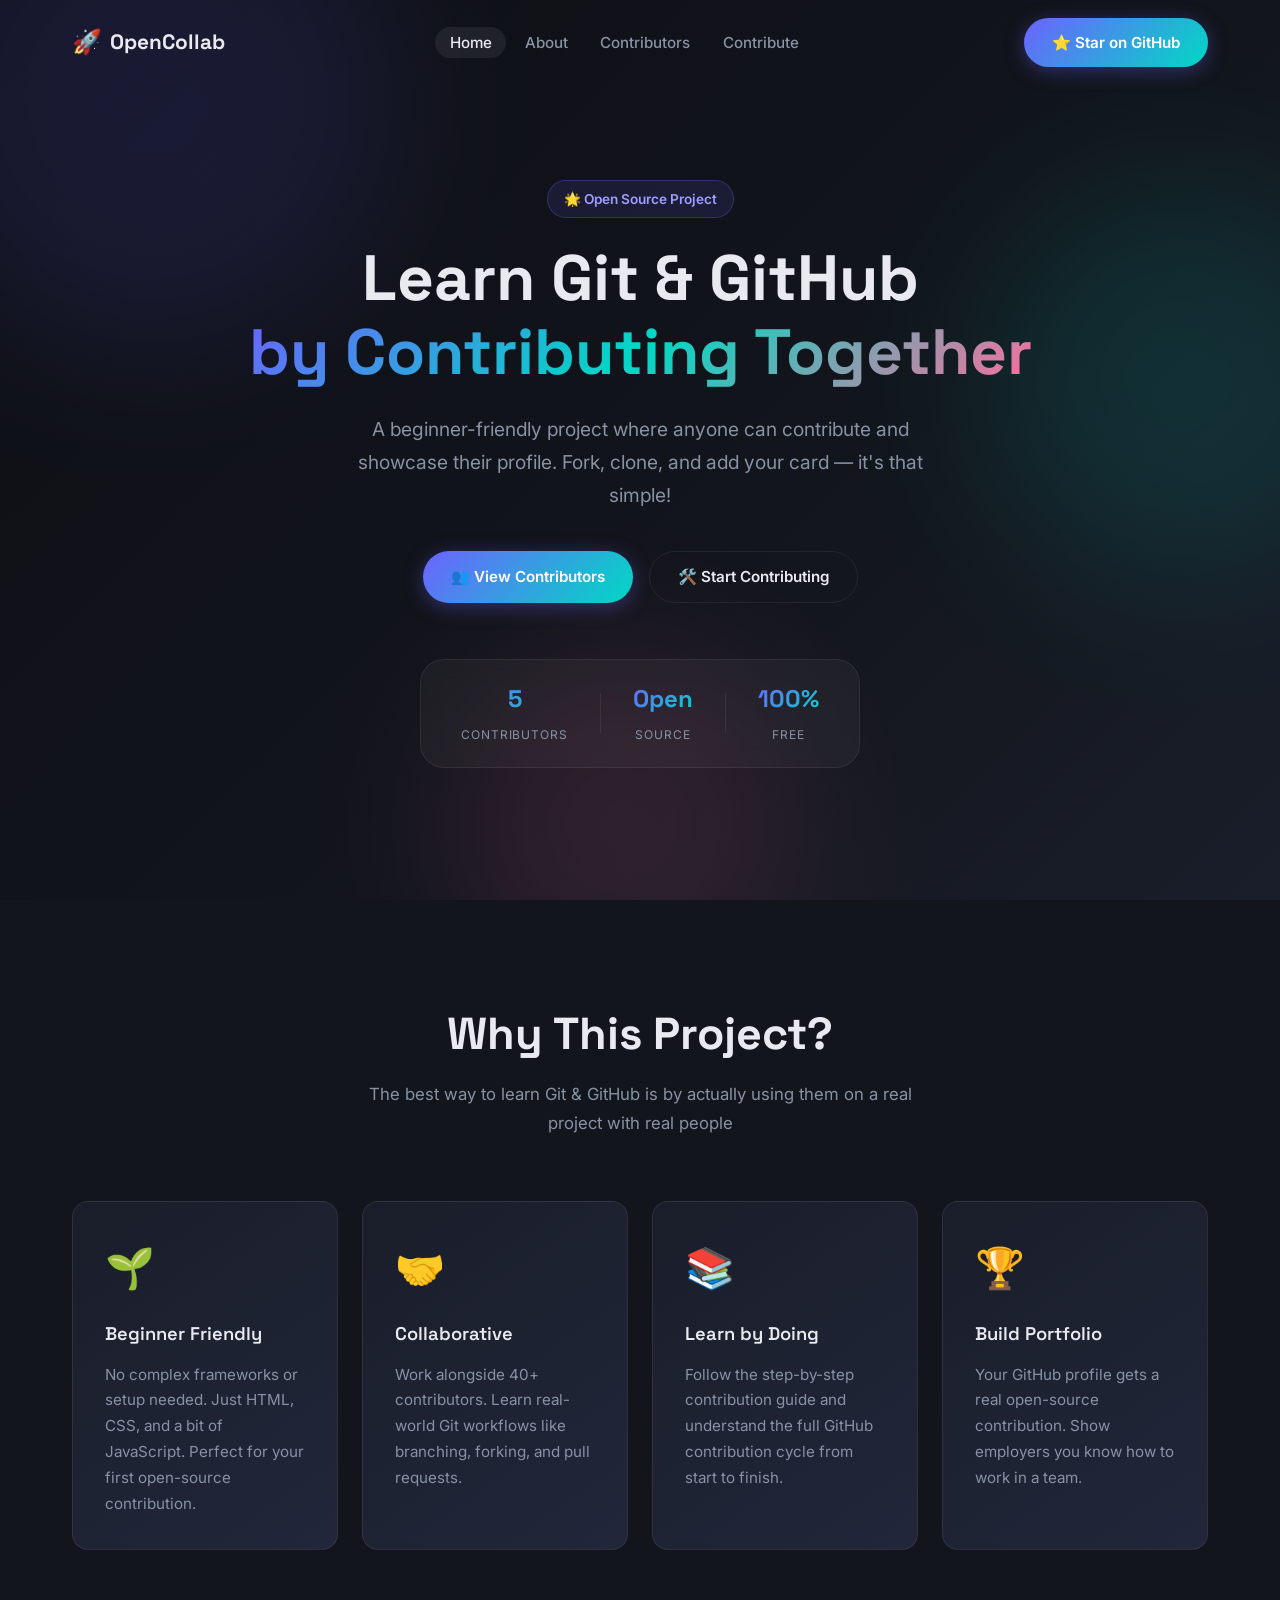
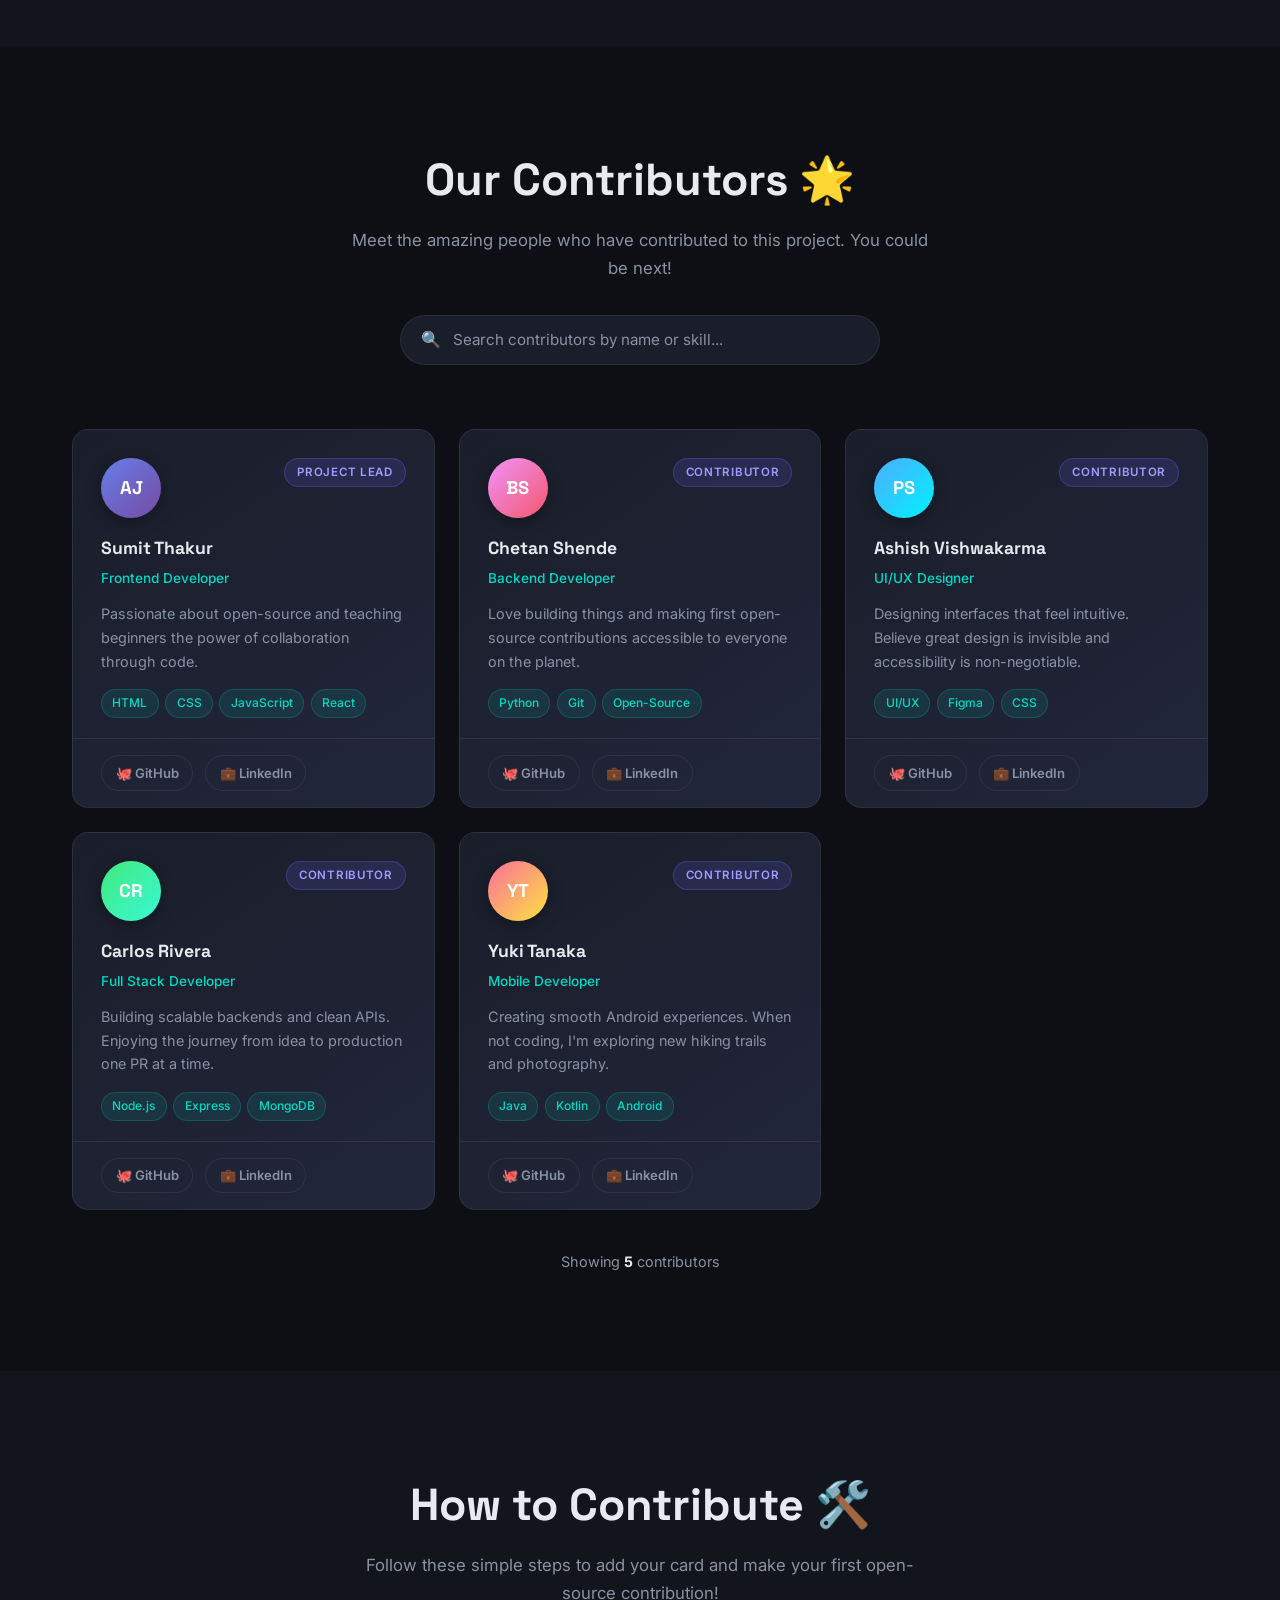
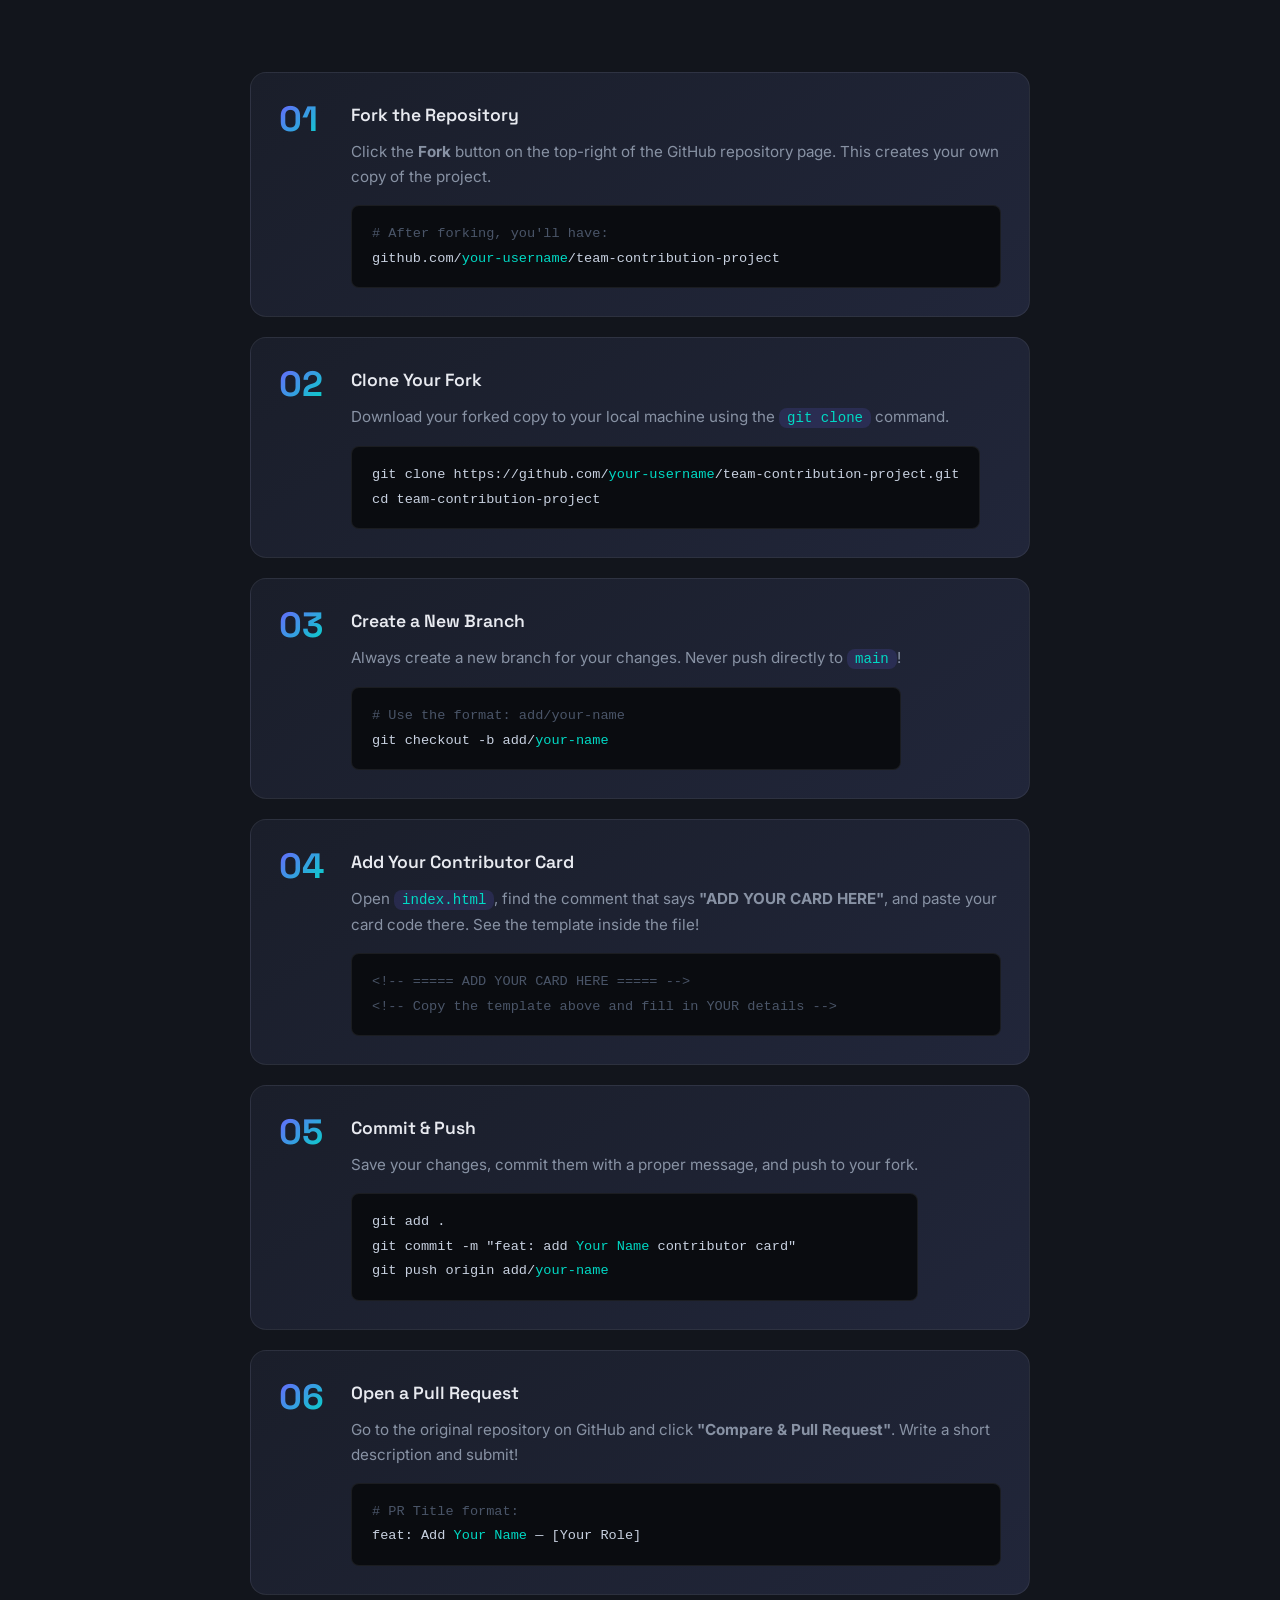
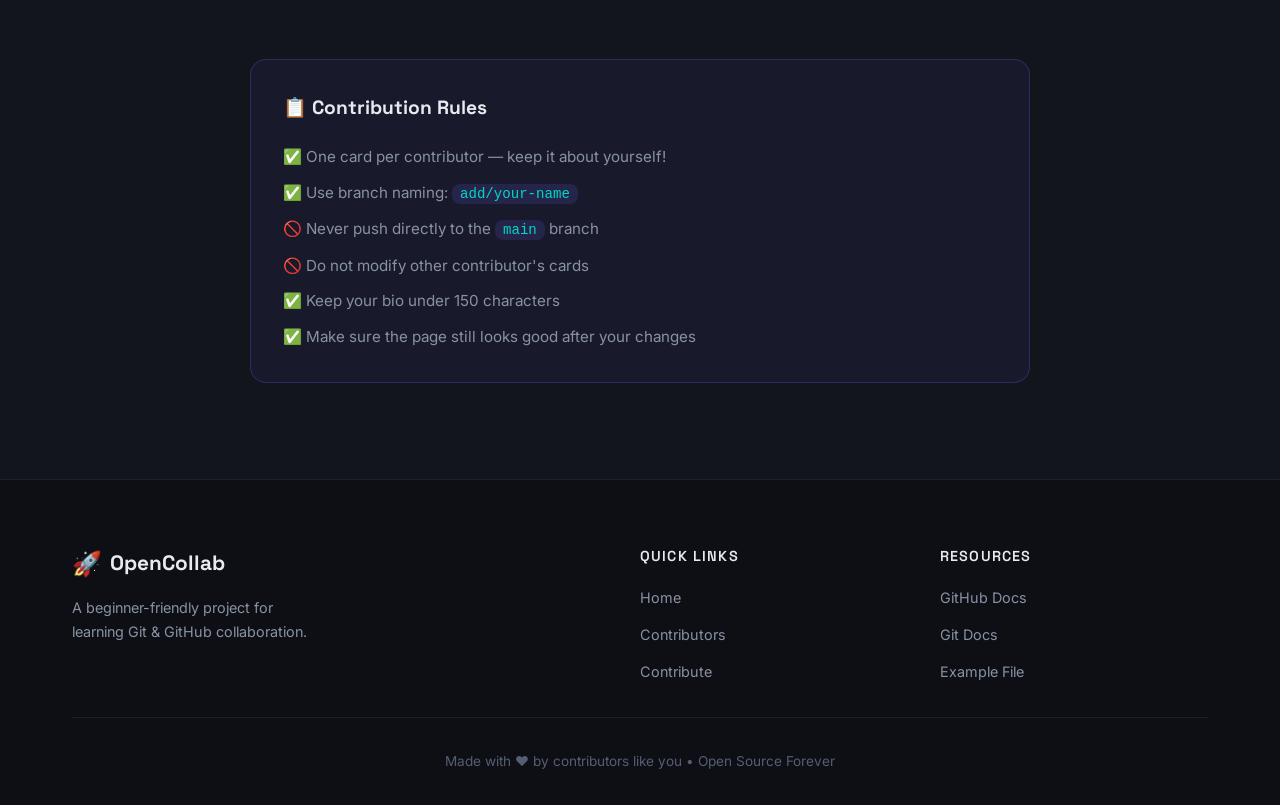
<file: index.html>
<!DOCTYPE html>
<html lang="en">
  <head>
    <meta charset="UTF-8" />
    <meta name="viewport" content="width=device-width, initial-scale=1.0" />
    <meta
      name="description"
      content="A beginner-friendly open-source project for learning Git and GitHub collaboration. Meet our amazing contributors!"
    />
    <title>Team Contribution Project 🚀</title>

    <!-- Google Fonts -->
    <link rel="preconnect" href="https://fonts.googleapis.com" />
    <link rel="preconnect" href="https://fonts.gstatic.com" crossorigin />
    <link
      href="https://fonts.googleapis.com/css2?family=Inter:wght@300;400;500;600;700;800&family=Space+Grotesk:wght@400;500;600;700&display=swap"
      rel="stylesheet"
    />

    <!-- Main Stylesheet -->
    <link rel="stylesheet" href="style.css" />
  </head>
  <body>

    <!-- ==================== NAVIGATION BAR ==================== -->
    <nav class="navbar" id="navbar">
      <div class="nav-container">
        <!-- Logo / Brand -->
        <a href="#" class="nav-logo" id="nav-logo">
          <span class="logo-icon">🚀</span>
          <span class="logo-text">OpenCollab</span>
        </a>

        <!-- Navigation Links -->
        <ul class="nav-links" id="nav-links">
          <li><a href="#home" class="nav-link">Home</a></li>
          <li><a href="#about" class="nav-link">About</a></li>
          <li><a href="#contributors" class="nav-link">Contributors</a></li>
          <li><a href="#how-to-contribute" class="nav-link">Contribute</a></li>
        </ul>

        <!-- GitHub Button -->
        <a
          href="https://github.com"
          target="_blank"
          class="btn btn-primary"
          id="github-btn"
        >
          ⭐ Star on GitHub
        </a>

        <!-- Hamburger Menu (Mobile) -->
        <button class="hamburger" id="hamburger" aria-label="Toggle menu">
          <span></span>
          <span></span>
          <span></span>
        </button>
      </div>
    </nav>

    <!-- ==================== HERO SECTION ==================== -->
    <section class="hero" id="home">
      <div class="hero-bg-shapes">
        <div class="shape shape-1"></div>
        <div class="shape shape-2"></div>
        <div class="shape shape-3"></div>
      </div>
      <div class="hero-content">
        <div class="hero-badge">🌟 Open Source Project</div>
        <h1 class="hero-title">
          Learn Git &amp; GitHub <br />
          <span class="gradient-text">by Contributing Together</span>
        </h1>
        <p class="hero-subtitle">
          A beginner-friendly project where anyone can contribute and showcase
          their profile. Fork, clone, and add your card — it's that simple!
        </p>
        <div class="hero-actions">
          <a href="#contributors" class="btn btn-primary" id="view-contributors-btn">
            👥 View Contributors
          </a>
          <a href="#how-to-contribute" class="btn btn-secondary" id="start-contributing-btn">
            🛠️ Start Contributing
          </a>
        </div>
        <!-- Live Stats Bar -->
        <div class="stats-bar">
          <div class="stat-item">
            <span class="stat-number" id="contributor-count">0</span>
            <span class="stat-label">Contributors</span>
          </div>
          <div class="stat-divider"></div>
          <div class="stat-item">
            <span class="stat-number">Open</span>
            <span class="stat-label">Source</span>
          </div>
          <div class="stat-divider"></div>
          <div class="stat-item">
            <span class="stat-number">100%</span>
            <span class="stat-label">Free</span>
          </div>
        </div>
      </div>
    </section>

    <!-- ==================== ABOUT SECTION ==================== -->
    <section class="about" id="about">
      <div class="container">
        <div class="section-header">
          <h2 class="section-title">Why This Project?</h2>
          <p class="section-subtitle">
            The best way to learn Git &amp; GitHub is by actually using them on a real
            project with real people
          </p>
        </div>
        <div class="features-grid">
          <!-- Feature Card 1 -->
          <div class="feature-card">
            <div class="feature-icon">🌱</div>
            <h3>Beginner Friendly</h3>
            <p>
              No complex frameworks or setup needed. Just HTML, CSS, and a bit
              of JavaScript. Perfect for your first open-source contribution.
            </p>
          </div>
          <!-- Feature Card 2 -->
          <div class="feature-card">
            <div class="feature-icon">🤝</div>
            <h3>Collaborative</h3>
            <p>
              Work alongside 40+ contributors. Learn real-world Git workflows
              like branching, forking, and pull requests.
            </p>
          </div>
          <!-- Feature Card 3 -->
          <div class="feature-card">
            <div class="feature-icon">📚</div>
            <h3>Learn by Doing</h3>
            <p>
              Follow the step-by-step contribution guide and understand the full
              GitHub contribution cycle from start to finish.
            </p>
          </div>
          <!-- Feature Card 4 -->
          <div class="feature-card">
            <div class="feature-icon">🏆</div>
            <h3>Build Portfolio</h3>
            <p>
              Your GitHub profile gets a real open-source contribution. Show
              employers you know how to work in a team.
            </p>
          </div>
        </div>
      </div>
    </section>

    <!-- ==================== CONTRIBUTORS SECTION ==================== -->
    <section class="contributors-section" id="contributors">
      <div class="container">
        <div class="section-header">
          <h2 class="section-title">Our Contributors 🌟</h2>
          <p class="section-subtitle">
            Meet the amazing people who have contributed to this project. You
            could be next!
          </p>
          <!-- Search Bar -->
          <div class="search-bar">
            <span class="search-icon">🔍</span>
            <input
              type="text"
              id="search-input"
              placeholder="Search contributors by name or skill..."
              aria-label="Search contributors"
            />
          </div>
        </div>

        <!-- Contributors Grid -->
        <!-- ============================================================
             HOW TO ADD YOUR CARD:
             Copy one of the contributor card blocks below and paste it
             at the END of this grid (before the closing </div> tag).
             Fill in your own details. See the README for full instructions.
        ============================================================ -->
        <div class="contributors-grid" id="contributors-grid">

          <!-- ========== CONTRIBUTOR CARD TEMPLATE ==========
               Copy this block, paste it below, and fill in your info.

          <div class="contributor-card" data-name="Your Name" data-skills="skill1, skill2">
            <div class="card-header">
              <div class="avatar" style="background: linear-gradient(135deg, #YOUR_COLOR1, #YOUR_COLOR2);">
                YI
              </div>
              <div class="card-badge">New Contributor</div>
            </div>
            <div class="card-body">
              <h3 class="contributor-name">Your Name</h3>
              <p class="contributor-role">Your Role / Title</p>
              <p class="contributor-bio">
                A short bio about yourself. What do you do? What are your interests?
                Keep it under 150 characters!
              </p>
              <div class="skills-list">
                <span class="skill-tag">HTML</span>
                <span class="skill-tag">CSS</span>
                <span class="skill-tag">JavaScript</span>
              </div>
            </div>
            <div class="card-footer">
              <a href="https://github.com/yourusername" target="_blank" class="social-link" title="GitHub">
                🐙 GitHub
              </a>
              <a href="https://linkedin.com/in/yourprofile" target="_blank" class="social-link" title="LinkedIn">
                💼 LinkedIn
              </a>
            </div>
          </div>
          ========================================================= -->

          <!-- ===== CONTRIBUTOR 1: Alice Johnson ===== -->
          <div class="contributor-card" data-name="Alice Johnson" data-skills="html, css, javascript, react">
            <div class="card-header">
              <div class="avatar" style="background: linear-gradient(135deg, #667eea, #764ba2);">
                AJ
              </div>
              <div class="card-badge">Project Lead</div>
            </div>
            <div class="card-body">
              <h3 class="contributor-name">Sumit Thakur</h3>
              <p class="contributor-role">Frontend Developer</p>
              <p class="contributor-bio">
                Passionate about open-source and teaching beginners the power of collaboration through code.
              </p>
              <div class="skills-list">
                <span class="skill-tag">HTML</span>
                <span class="skill-tag">CSS</span>
                <span class="skill-tag">JavaScript</span>
                <span class="skill-tag">React</span>
              </div>
            </div>
            <div class="card-footer">
              <a href="https://github.com" target="_blank" class="social-link">🐙 GitHub</a>
              <a href="https://linkedin.com" target="_blank" class="social-link">💼 LinkedIn</a>
            </div>
          </div>

          <!-- ===== CONTRIBUTOR 2: Bob Smith ===== -->
          <div class="contributor-card" data-name="Bob Smith" data-skills="python, git, open-source">
            <div class="card-header">
              <div class="avatar" style="background: linear-gradient(135deg, #f093fb, #f5576c);">
                BS
              </div>
              <div class="card-badge">Contributor</div>
            </div>
            <div class="card-body">
              <h3 class="contributor-name">Chetan Shende</h3>
              <p class="contributor-role">Backend Developer</p>
              <p class="contributor-bio">
                Love building things and making first open-source contributions accessible to everyone on the planet.
              </p>
              <div class="skills-list">
                <span class="skill-tag">Python</span>
                <span class="skill-tag">Git</span>
                <span class="skill-tag">Open-Source</span>
              </div>
            </div>
            <div class="card-footer">
              <a href="https://github.com" target="_blank" class="social-link">🐙 GitHub</a>
              <a href="https://linkedin.com" target="_blank" class="social-link">💼 LinkedIn</a>
            </div>
          </div>

          <!-- ===== CONTRIBUTOR 3: Priya Sharma ===== -->
          <div class="contributor-card" data-name="Priya Sharma" data-skills="ui/ux, figma, css, design">
            <div class="card-header">
              <div class="avatar" style="background: linear-gradient(135deg, #4facfe, #00f2fe);">
                PS
              </div>
              <div class="card-badge">Contributor</div>
            </div>
            <div class="card-body">
              <h3 class="contributor-name">Ashish Vishwakarma</h3>
              <p class="contributor-role">UI/UX Designer</p>
              <p class="contributor-bio">
                Designing interfaces that feel intuitive. Believe great design is invisible and accessibility is non-negotiable.
              </p>
              <div class="skills-list">
                <span class="skill-tag">UI/UX</span>
                <span class="skill-tag">Figma</span>
                <span class="skill-tag">CSS</span>
              </div>
            </div>
            <div class="card-footer">
              <a href="https://github.com" target="_blank" class="social-link">🐙 GitHub</a>
              <a href="https://linkedin.com" target="_blank" class="social-link">💼 LinkedIn</a>
            </div>
          </div>

          <!-- ===== CONTRIBUTOR 4: Carlos Rivera ===== -->
          <div class="contributor-card" data-name="Carlos Rivera" data-skills="node.js, express, mongodb, api">
            <div class="card-header">
              <div class="avatar" style="background: linear-gradient(135deg, #43e97b, #38f9d7);">
                CR
              </div>
              <div class="card-badge">Contributor</div>
            </div>
            <div class="card-body">
              <h3 class="contributor-name">Carlos Rivera</h3>
              <p class="contributor-role">Full Stack Developer</p>
              <p class="contributor-bio">
                Building scalable backends and clean APIs. Enjoying the journey from idea to production one PR at a time.
              </p>
              <div class="skills-list">
                <span class="skill-tag">Node.js</span>
                <span class="skill-tag">Express</span>
                <span class="skill-tag">MongoDB</span>
              </div>
            </div>
            <div class="card-footer">
              <a href="https://github.com" target="_blank" class="social-link">🐙 GitHub</a>
              <a href="https://linkedin.com" target="_blank" class="social-link">💼 LinkedIn</a>
            </div>
          </div>

          <!-- ===== CONTRIBUTOR 5: Yuki Tanaka ===== -->
          <div class="contributor-card" data-name="Yuki Tanaka" data-skills="java, android, mobile, kotlin">
            <div class="card-header">
              <div class="avatar" style="background: linear-gradient(135deg, #fa709a, #fee140);">
                YT
              </div>
              <div class="card-badge">Contributor</div>
            </div>
            <div class="card-body">
              <h3 class="contributor-name">Yuki Tanaka</h3>
              <p class="contributor-role">Mobile Developer</p>
              <p class="contributor-bio">
                Creating smooth Android experiences. When not coding, I'm exploring new hiking trails and photography.
              </p>
              <div class="skills-list">
                <span class="skill-tag">Java</span>
                <span class="skill-tag">Kotlin</span>
                <span class="skill-tag">Android</span>
              </div>
            </div>
            <div class="card-footer">
              <a href="https://github.com" target="_blank" class="social-link">🐙 GitHub</a>
              <a href="https://linkedin.com" target="_blank" class="social-link">💼 LinkedIn</a>
            </div>
          </div>

          <!-- ===== ADD YOUR CARD HERE =====
               Copy the template from above and paste it right here!
               Remember to:
               1. Change the data-name and data-skills attributes
               2. Change the avatar initials and gradient color
               3. Fill in your name, role, bio, and skills
               4. Add your GitHub and LinkedIn links
          ============================================ -->

        </div>

        <!-- No Results Message (shown when search returns nothing) -->
        <div class="no-results" id="no-results" style="display: none;">
          <span class="no-results-icon">😕</span>
          <p>No contributors found matching your search. Try a different name or skill!</p>
        </div>

        <!-- Contributor Count -->
        <p class="contributors-total" id="contributors-total">
          Showing <strong id="visible-count">5</strong> contributors
        </p>
      </div>
    </section>

    <!-- ==================== HOW TO CONTRIBUTE SECTION ==================== -->
    <section class="contribute-section" id="how-to-contribute">
      <div class="container">
        <div class="section-header">
          <h2 class="section-title">How to Contribute 🛠️</h2>
          <p class="section-subtitle">
            Follow these simple steps to add your card and make your first open-source contribution!
          </p>
        </div>

        <!-- Steps Timeline -->
        <div class="steps-container">

          <!-- Step 1 -->
          <div class="step-card" id="step-1">
            <div class="step-number">01</div>
            <div class="step-content">
              <h3>Fork the Repository</h3>
              <p>Click the <strong>Fork</strong> button on the top-right of the GitHub repository page. This creates your own copy of the project.</p>
              <div class="code-block">
                <span class="code-comment"># After forking, you'll have:</span><br/>
                github.com/<span class="code-highlight">your-username</span>/team-contribution-project
              </div>
            </div>
          </div>

          <!-- Step 2 -->
          <div class="step-card" id="step-2">
            <div class="step-number">02</div>
            <div class="step-content">
              <h3>Clone Your Fork</h3>
              <p>Download your forked copy to your local machine using the <code>git clone</code> command.</p>
              <div class="code-block">
                git clone https://github.com/<span class="code-highlight">your-username</span>/team-contribution-project.git<br/>
                cd team-contribution-project
              </div>
            </div>
          </div>

          <!-- Step 3 -->
          <div class="step-card" id="step-3">
            <div class="step-number">03</div>
            <div class="step-content">
              <h3>Create a New Branch</h3>
              <p>Always create a new branch for your changes. Never push directly to <code>main</code>!</p>
              <div class="code-block">
                <span class="code-comment"># Use the format: add/your-name</span><br/>
                git checkout -b add/<span class="code-highlight">your-name</span>
              </div>
            </div>
          </div>

          <!-- Step 4 -->
          <div class="step-card" id="step-4">
            <div class="step-number">04</div>
            <div class="step-content">
              <h3>Add Your Contributor Card</h3>
              <p>Open <code>index.html</code>, find the comment that says <strong>"ADD YOUR CARD HERE"</strong>, and paste your card code there. See the template inside the file!</p>
              <div class="code-block">
                <span class="code-comment">&lt;!-- ===== ADD YOUR CARD HERE ===== --&gt;</span><br/>
                <span class="code-comment">&lt;!-- Copy the template above and fill in YOUR details --&gt;</span>
              </div>
            </div>
          </div>

          <!-- Step 5 -->
          <div class="step-card" id="step-5">
            <div class="step-number">05</div>
            <div class="step-content">
              <h3>Commit &amp; Push</h3>
              <p>Save your changes, commit them with a proper message, and push to your fork.</p>
              <div class="code-block">
                git add .<br/>
                git commit -m "feat: add <span class="code-highlight">Your Name</span> contributor card"<br/>
                git push origin add/<span class="code-highlight">your-name</span>
              </div>
            </div>
          </div>

          <!-- Step 6 -->
          <div class="step-card" id="step-6">
            <div class="step-number">06</div>
            <div class="step-content">
              <h3>Open a Pull Request</h3>
              <p>Go to the original repository on GitHub and click <strong>"Compare &amp; Pull Request"</strong>. Write a short description and submit!</p>
              <div class="code-block">
                <span class="code-comment"># PR Title format:</span><br/>
                feat: Add <span class="code-highlight">Your Name</span> — [Your Role]
              </div>
            </div>
          </div>

        </div>

        <!-- Rules Box -->
        <div class="rules-box">
          <h3>📋 Contribution Rules</h3>
          <ul class="rules-list">
            <li>✅ One card per contributor — keep it about yourself!</li>
            <li>✅ Use branch naming: <code>add/your-name</code></li>
            <li>🚫 Never push directly to the <code>main</code> branch</li>
            <li>🚫 Do not modify other contributor's cards</li>
            <li>✅ Keep your bio under 150 characters</li>
            <li>✅ Make sure the page still looks good after your changes</li>
          </ul>
        </div>
      </div>
    </section>

    <!-- ==================== FOOTER ==================== -->
    <footer class="footer" id="footer">
      <div class="container">
        <div class="footer-content">
          <div class="footer-brand">
            <a href="#" class="nav-logo">
              <span class="logo-icon">🚀</span>
              <span class="logo-text">OpenCollab</span>
            </a>
            <p>A beginner-friendly project for learning Git &amp; GitHub collaboration.</p>
          </div>
          <div class="footer-links">
            <h4>Quick Links</h4>
            <ul>
              <li><a href="#home">Home</a></li>
              <li><a href="#contributors">Contributors</a></li>
              <li><a href="#how-to-contribute">Contribute</a></li>
            </ul>
          </div>
          <div class="footer-links">
            <h4>Resources</h4>
            <ul>
              <li><a href="https://docs.github.com" target="_blank">GitHub Docs</a></li>
              <li><a href="https://git-scm.com/doc" target="_blank">Git Docs</a></li>
              <li><a href="contributors/example-contributor.html" target="_blank">Example File</a></li>
            </ul>
          </div>
        </div>
        <div class="footer-bottom">
          <p>Made with ❤️ by contributors like you &bull; Open Source Forever</p>
        </div>
      </div>
    </footer>

    <!-- Back to Top Button -->
    <button class="back-to-top" id="back-to-top" aria-label="Back to top">↑</button>

    <!-- Main JavaScript -->
    <script src="script.js"></script>
  </body>
</html>
</file>
<file: style.css>
/* ============================================================
   TEAM CONTRIBUTION PROJECT — style.css
   ============================================================
   TABLE OF CONTENTS:
   1. CSS Variables (Design Tokens)
   2. Reset & Base Styles
   3. Utility Classes
   4. Navigation Bar
   5. Hero Section
   6. About / Features Section
   7. Contributors Section & Cards
   8. How To Contribute Section
   9. Footer
   10. Back to Top Button
   11. Animations & Keyframes
   12. Responsive (Mobile-First Media Queries)
   ============================================================ */


/* ============================================================
   1. CSS VARIABLES — Design Tokens
   Change these to restyle the entire site!
   ============================================================ */
:root {
  /* --- Color Palette --- */
  --color-bg:         #0d0f14;
  --color-bg-alt:     #12151c;
  --color-surface:    #1a1e2a;
  --color-surface-2:  #21263a;
  --color-border:     rgba(255, 255, 255, 0.07);

  --color-primary:    #6c63ff;
  --color-primary-glow: rgba(108, 99, 255, 0.35);
  --color-secondary:  #00d9c4;
  --color-accent:     #ff6b9d;

  --color-text:       #e8eaf0;
  --color-text-muted: #8892a4;
  --color-text-dim:   #555e73;

  /* --- Gradients --- */
  --gradient-hero:    linear-gradient(135deg, #0d0f14 0%, #12151c 60%, #1a1e2a 100%);
  --gradient-primary: linear-gradient(135deg, #6c63ff, #00d9c4);
  --gradient-card:    linear-gradient(145deg, #1a1e2a, #21263a);
  --gradient-text:    linear-gradient(135deg, #6c63ff 0%, #00d9c4 50%, #ff6b9d 100%);

  /* --- Typography --- */
  --font-body:        'Inter', sans-serif;
  --font-heading:     'Space Grotesk', sans-serif;

  /* --- Spacing --- */
  --space-xs:   0.5rem;
  --space-sm:   1rem;
  --space-md:   2rem;
  --space-lg:   4rem;
  --space-xl:   6rem;

  /* --- Border Radius --- */
  --radius-sm:  8px;
  --radius-md:  16px;
  --radius-lg:  24px;
  --radius-full: 9999px;

  /* --- Shadows --- */
  --shadow-card:    0 4px 24px rgba(0, 0, 0, 0.4);
  --shadow-glow:    0 0 30px rgba(108, 99, 255, 0.2);
  --shadow-hover:   0 8px 40px rgba(108, 99, 255, 0.3);

  /* --- Transitions --- */
  --transition-fast:   0.2s ease;
  --transition-normal: 0.3s ease;
  --transition-slow:   0.5s ease;
}


/* ============================================================
   2. RESET & BASE STYLES
   ============================================================ */
*, *::before, *::after {
  box-sizing: border-box;
  margin: 0;
  padding: 0;
}

html {
  scroll-behavior: smooth;
  font-size: 16px;
}

body {
  font-family: var(--font-body);
  background-color: var(--color-bg);
  color: var(--color-text);
  line-height: 1.7;
  overflow-x: hidden;
  -webkit-font-smoothing: antialiased;
}

img {
  max-width: 100%;
  display: block;
}

a {
  color: inherit;
  text-decoration: none;
}

ul {
  list-style: none;
}

code {
  font-family: 'Courier New', monospace;
  background: rgba(108, 99, 255, 0.15);
  color: var(--color-secondary);
  padding: 2px 8px;
  border-radius: var(--radius-sm);
  font-size: 0.88rem;
}

/* ============================================================
   3. UTILITY CLASSES
   ============================================================ */
.container {
  max-width: 1200px;
  margin: 0 auto;
  padding: 0 var(--space-md);
}

/* Gradient text effect */
.gradient-text {
  background: var(--gradient-text);
  -webkit-background-clip: text;
  -webkit-text-fill-color: transparent;
  background-clip: text;
}

/* Button Styles */
.btn {
  display: inline-flex;
  align-items: center;
  gap: 0.5rem;
  padding: 0.75rem 1.75rem;
  border-radius: var(--radius-full);
  font-family: var(--font-body);
  font-weight: 600;
  font-size: 0.95rem;
  cursor: pointer;
  border: none;
  transition: all var(--transition-normal);
  text-decoration: none;
  white-space: nowrap;
}

.btn-primary {
  background: var(--gradient-primary);
  color: #fff;
  box-shadow: 0 4px 20px var(--color-primary-glow);
}

.btn-primary:hover {
  transform: translateY(-2px);
  box-shadow: 0 8px 30px var(--color-primary-glow);
}

.btn-secondary {
  background: transparent;
  color: var(--color-text);
  border: 1.5px solid var(--color-border);
  backdrop-filter: blur(10px);
}

.btn-secondary:hover {
  border-color: var(--color-primary);
  color: var(--color-primary);
  background: rgba(108, 99, 255, 0.08);
  transform: translateY(-2px);
}

/* Section Header */
.section-header {
  text-align: center;
  margin-bottom: var(--space-lg);
}

.section-title {
  font-family: var(--font-heading);
  font-size: clamp(1.8rem, 4vw, 2.8rem);
  font-weight: 700;
  color: var(--color-text);
  margin-bottom: var(--space-xs);
}

.section-subtitle {
  font-size: 1.05rem;
  color: var(--color-text-muted);
  max-width: 580px;
  margin: 0 auto;
  line-height: 1.7;
}


/* ============================================================
   4. NAVIGATION BAR
   ============================================================ */
.navbar {
  position: fixed;
  top: 0;
  left: 0;
  width: 100%;
  z-index: 1000;
  padding: 1.1rem 0;
  transition: all var(--transition-normal);
}

/* Scrolled state — added by JavaScript */
.navbar.scrolled {
  background: rgba(13, 15, 20, 0.92);
  backdrop-filter: blur(20px);
  -webkit-backdrop-filter: blur(20px);
  border-bottom: 1px solid var(--color-border);
  padding: 0.75rem 0;
  box-shadow: 0 4px 30px rgba(0, 0, 0, 0.3);
}

.nav-container {
  max-width: 1200px;
  margin: 0 auto;
  padding: 0 var(--space-md);
  display: flex;
  align-items: center;
  justify-content: space-between;
  gap: 1.5rem;
}

/* Logo */
.nav-logo {
  display: flex;
  align-items: center;
  gap: 0.5rem;
  font-family: var(--font-heading);
  font-size: 1.3rem;
  font-weight: 700;
  color: var(--color-text);
  transition: opacity var(--transition-fast);
}

.nav-logo:hover { opacity: 0.85; }
.logo-icon { font-size: 1.5rem; }

/* Nav Links */
.nav-links {
  display: flex;
  align-items: center;
  gap: 0.25rem;
}

.nav-link {
  padding: 0.4rem 0.9rem;
  border-radius: var(--radius-full);
  color: var(--color-text-muted);
  font-weight: 500;
  font-size: 0.95rem;
  transition: all var(--transition-fast);
}

.nav-link:hover,
.nav-link.active {
  color: var(--color-text);
  background: rgba(255, 255, 255, 0.07);
}

/* Hamburger (Mobile) */
.hamburger {
  display: none;
  flex-direction: column;
  gap: 5px;
  cursor: pointer;
  background: none;
  border: none;
  padding: 4px;
}

.hamburger span {
  display: block;
  width: 24px;
  height: 2px;
  background: var(--color-text);
  border-radius: 2px;
  transition: all var(--transition-normal);
}

.hamburger.open span:nth-child(1) { transform: translateY(7px) rotate(45deg); }
.hamburger.open span:nth-child(2) { opacity: 0; }
.hamburger.open span:nth-child(3) { transform: translateY(-7px) rotate(-45deg); }


/* ============================================================
   5. HERO SECTION
   ============================================================ */
.hero {
  position: relative;
  min-height: 100vh;
  display: flex;
  align-items: center;
  justify-content: center;
  text-align: center;
  padding: 8rem var(--space-md) 5rem;
  overflow: hidden;
  background: var(--gradient-hero);
}

/* Animated background shapes */
.hero-bg-shapes { position: absolute; inset: 0; pointer-events: none; }

.shape {
  position: absolute;
  border-radius: 50%;
  filter: blur(80px);
  opacity: 0.12;
  animation: float 8s ease-in-out infinite;
}

.shape-1 {
  width: 500px; height: 500px;
  background: var(--color-primary);
  top: -150px; left: -100px;
  animation-delay: 0s;
}

.shape-2 {
  width: 400px; height: 400px;
  background: var(--color-secondary);
  top: 20%; right: -100px;
  animation-delay: 2s;
}

.shape-3 {
  width: 350px; height: 350px;
  background: var(--color-accent);
  bottom: -100px; left: 35%;
  animation-delay: 4s;
}

/* Hero Content */
.hero-content {
  position: relative;
  z-index: 1;
  max-width: 800px;
}

.hero-badge {
  display: inline-flex;
  align-items: center;
  gap: 0.4rem;
  padding: 0.4rem 1rem;
  background: rgba(108, 99, 255, 0.12);
  border: 1px solid rgba(108, 99, 255, 0.3);
  border-radius: var(--radius-full);
  font-size: 0.85rem;
  font-weight: 600;
  color: #a09cff;
  margin-bottom: 1.5rem;
  animation: fadeInDown 0.6s ease both;
}

.hero-title {
  font-family: var(--font-heading);
  font-size: clamp(2.2rem, 6vw, 4rem);
  font-weight: 800;
  line-height: 1.15;
  margin-bottom: 1.5rem;
  animation: fadeInDown 0.7s 0.1s ease both;
}

.hero-subtitle {
  font-size: clamp(1rem, 2.5vw, 1.2rem);
  color: var(--color-text-muted);
  max-width: 600px;
  margin: 0 auto 2.5rem;
  animation: fadeInDown 0.7s 0.2s ease both;
}

.hero-actions {
  display: flex;
  justify-content: center;
  gap: 1rem;
  flex-wrap: wrap;
  margin-bottom: 3.5rem;
  animation: fadeInDown 0.7s 0.3s ease both;
}

/* Stats Bar */
.stats-bar {
  display: inline-flex;
  align-items: center;
  gap: 2rem;
  padding: 1.2rem 2.5rem;
  background: rgba(255, 255, 255, 0.04);
  border: 1px solid var(--color-border);
  border-radius: var(--radius-lg);
  backdrop-filter: blur(10px);
  animation: fadeInDown 0.7s 0.4s ease both;
}

.stat-item {
  text-align: center;
}

.stat-number {
  display: block;
  font-family: var(--font-heading);
  font-size: 1.5rem;
  font-weight: 700;
  background: var(--gradient-primary);
  -webkit-background-clip: text;
  -webkit-text-fill-color: transparent;
  background-clip: text;
}

.stat-label {
  font-size: 0.75rem;
  color: var(--color-text-muted);
  text-transform: uppercase;
  letter-spacing: 0.08em;
}

.stat-divider {
  width: 1px;
  height: 40px;
  background: var(--color-border);
}


/* ============================================================
   6. ABOUT / FEATURES SECTION
   ============================================================ */
.about {
  padding: var(--space-xl) 0;
  background: var(--color-bg-alt);
}

.features-grid {
  display: grid;
  grid-template-columns: repeat(auto-fit, minmax(240px, 1fr));
  gap: 1.5rem;
}

.feature-card {
  background: var(--gradient-card);
  border: 1px solid var(--color-border);
  border-radius: var(--radius-md);
  padding: 2rem;
  transition: all var(--transition-normal);
  cursor: default;
}

.feature-card:hover {
  transform: translateY(-6px);
  border-color: rgba(108, 99, 255, 0.3);
  box-shadow: var(--shadow-hover);
}

.feature-icon {
  font-size: 2.5rem;
  margin-bottom: 1rem;
  display: block;
}

.feature-card h3 {
  font-family: var(--font-heading);
  font-size: 1.15rem;
  font-weight: 600;
  margin-bottom: 0.75rem;
  color: var(--color-text);
}

.feature-card p {
  font-size: 0.95rem;
  color: var(--color-text-muted);
  line-height: 1.7;
}


/* ============================================================
   7. CONTRIBUTORS SECTION & CARDS
   ============================================================ */
.contributors-section {
  padding: var(--space-xl) 0;
  background: var(--color-bg);
}

/* Search Bar */
.search-bar {
  display: flex;
  align-items: center;
  gap: 0.75rem;
  max-width: 480px;
  margin: 2rem auto 0;
  background: var(--color-surface);
  border: 1px solid var(--color-border);
  border-radius: var(--radius-full);
  padding: 0.65rem 1.25rem;
  transition: border-color var(--transition-fast);
}

.search-bar:focus-within {
  border-color: var(--color-primary);
  box-shadow: 0 0 0 3px var(--color-primary-glow);
}

.search-icon { font-size: 1rem; }

.search-bar input {
  background: none;
  border: none;
  outline: none;
  color: var(--color-text);
  font-family: var(--font-body);
  font-size: 0.95rem;
  width: 100%;
}

.search-bar input::placeholder { color: var(--color-text-muted); }

/* Contributors Grid */
.contributors-grid {
  display: grid;
  grid-template-columns: repeat(auto-fill, minmax(280px, 1fr));
  gap: 1.5rem;
}

/* Contributor Card */
.contributor-card {
  background: var(--gradient-card);
  border: 1px solid var(--color-border);
  border-radius: var(--radius-md);
  overflow: hidden;
  transition: all var(--transition-normal);
  display: flex;
  flex-direction: column;
  animation: fadeInUp 0.5s ease both;
}

.contributor-card:hover {
  transform: translateY(-8px);
  border-color: rgba(108, 99, 255, 0.4);
  box-shadow: var(--shadow-hover);
}

/* Card Header */
.card-header {
  position: relative;
  padding: 1.75rem 1.75rem 1rem;
  display: flex;
  align-items: flex-start;
  justify-content: space-between;
}

/* Avatar Circle */
.avatar {
  width: 60px;
  height: 60px;
  border-radius: 50%;
  display: flex;
  align-items: center;
  justify-content: center;
  font-family: var(--font-heading);
  font-size: 1.15rem;
  font-weight: 700;
  color: #fff;
  flex-shrink: 0;
  box-shadow: 0 4px 16px rgba(0, 0, 0, 0.3);
}

/* Badge */
.card-badge {
  font-size: 0.72rem;
  font-weight: 600;
  padding: 0.25rem 0.75rem;
  border-radius: var(--radius-full);
  background: rgba(108, 99, 255, 0.15);
  border: 1px solid rgba(108, 99, 255, 0.3);
  color: #a09cff;
  text-transform: uppercase;
  letter-spacing: 0.06em;
}

/* Card Body */
.card-body {
  padding: 0 1.75rem 1.25rem;
  flex: 1;
}

.contributor-name {
  font-family: var(--font-heading);
  font-size: 1.1rem;
  font-weight: 700;
  color: var(--color-text);
  margin-bottom: 0.2rem;
}

.contributor-role {
  font-size: 0.85rem;
  color: var(--color-secondary);
  font-weight: 500;
  margin-bottom: 0.75rem;
}

.contributor-bio {
  font-size: 0.9rem;
  color: var(--color-text-muted);
  line-height: 1.65;
  margin-bottom: 1rem;
}

/* Skills Tags */
.skills-list {
  display: flex;
  flex-wrap: wrap;
  gap: 0.4rem;
}

.skill-tag {
  font-size: 0.75rem;
  font-weight: 500;
  padding: 0.2rem 0.65rem;
  border-radius: var(--radius-full);
  background: rgba(0, 217, 196, 0.1);
  border: 1px solid rgba(0, 217, 196, 0.2);
  color: var(--color-secondary);
}

/* Card Footer (Social Links) */
.card-footer {
  padding: 1rem 1.75rem;
  border-top: 1px solid var(--color-border);
  display: flex;
  gap: 0.75rem;
}

.social-link {
  font-size: 0.82rem;
  font-weight: 600;
  color: var(--color-text-muted);
  padding: 0.35rem 0.85rem;
  border-radius: var(--radius-full);
  border: 1px solid var(--color-border);
  transition: all var(--transition-fast);
}

.social-link:hover {
  color: var(--color-primary);
  border-color: var(--color-primary);
  background: rgba(108, 99, 255, 0.08);
}

/* Hidden card (search filter) */
.contributor-card.hidden {
  display: none;
}

/* No Results */
.no-results {
  text-align: center;
  padding: var(--space-lg) 0;
  color: var(--color-text-muted);
}

.no-results-icon { font-size: 3rem; display: block; margin-bottom: 1rem; }

/* Contributor total count */
.contributors-total {
  text-align: center;
  color: var(--color-text-muted);
  font-size: 0.9rem;
  margin-top: 2.5rem;
}

.contributors-total strong { color: var(--color-text); }


/* ============================================================
   8. HOW TO CONTRIBUTE SECTION
   ============================================================ */
.contribute-section {
  padding: var(--space-xl) 0;
  background: var(--color-bg-alt);
}

/* Steps Container */
.steps-container {
  display: flex;
  flex-direction: column;
  gap: 1.25rem;
  max-width: 780px;
  margin: 0 auto var(--space-lg);
}

/* Step Card */
.step-card {
  display: flex;
  gap: 1.5rem;
  align-items: flex-start;
  background: var(--gradient-card);
  border: 1px solid var(--color-border);
  border-radius: var(--radius-md);
  padding: 1.75rem;
  transition: all var(--transition-normal);
}

.step-card:hover {
  border-color: rgba(108, 99, 255, 0.35);
  transform: translateX(6px);
}

/* Step Number */
.step-number {
  font-family: var(--font-heading);
  font-size: 2.2rem;
  font-weight: 800;
  background: var(--gradient-primary);
  -webkit-background-clip: text;
  -webkit-text-fill-color: transparent;
  background-clip: text;
  line-height: 1;
  flex-shrink: 0;
  min-width: 48px;
}

.step-content h3 {
  font-family: var(--font-heading);
  font-size: 1.1rem;
  font-weight: 600;
  color: var(--color-text);
  margin-bottom: 0.5rem;
}

.step-content p {
  font-size: 0.95rem;
  color: var(--color-text-muted);
  margin-bottom: 1rem;
  line-height: 1.65;
}

/* Code Block */
.code-block {
  background: #0a0c10;
  border: 1px solid rgba(255, 255, 255, 0.07);
  border-radius: var(--radius-sm);
  padding: 1rem 1.25rem;
  font-family: 'Courier New', monospace;
  font-size: 0.85rem;
  color: #c8d1e0;
  line-height: 1.8;
  overflow-x: auto;
}

.code-comment { color: #4a5568; }
.code-highlight { color: var(--color-secondary); }

/* Rules Box */
.rules-box {
  max-width: 780px;
  margin: 0 auto;
  background: rgba(108, 99, 255, 0.07);
  border: 1px solid rgba(108, 99, 255, 0.25);
  border-radius: var(--radius-md);
  padding: 2rem;
}

.rules-box h3 {
  font-family: var(--font-heading);
  font-size: 1.2rem;
  font-weight: 700;
  color: var(--color-text);
  margin-bottom: 1.25rem;
}

.rules-list {
  display: flex;
  flex-direction: column;
  gap: 0.6rem;
}

.rules-list li {
  font-size: 0.95rem;
  color: var(--color-text-muted);
}


/* ============================================================
   9. FOOTER
   ============================================================ */
.footer {
  background: var(--color-bg);
  border-top: 1px solid var(--color-border);
  padding: var(--space-lg) 0 var(--space-md);
}

.footer-content {
  display: grid;
  grid-template-columns: 2fr 1fr 1fr;
  gap: var(--space-md);
  margin-bottom: var(--space-md);
}

.footer-brand p {
  font-size: 0.9rem;
  color: var(--color-text-muted);
  margin-top: 0.75rem;
  max-width: 240px;
  line-height: 1.65;
}

.footer-links h4 {
  font-family: var(--font-heading);
  font-size: 0.9rem;
  font-weight: 600;
  color: var(--color-text);
  margin-bottom: 1rem;
  text-transform: uppercase;
  letter-spacing: 0.08em;
}

.footer-links ul {
  display: flex;
  flex-direction: column;
  gap: 0.6rem;
}

.footer-links a {
  font-size: 0.9rem;
  color: var(--color-text-muted);
  transition: color var(--transition-fast);
}

.footer-links a:hover { color: var(--color-primary); }

.footer-bottom {
  text-align: center;
  padding-top: var(--space-md);
  border-top: 1px solid var(--color-border);
  font-size: 0.85rem;
  color: var(--color-text-dim);
}


/* ============================================================
   10. BACK TO TOP BUTTON
   ============================================================ */
.back-to-top {
  position: fixed;
  bottom: 2rem;
  right: 2rem;
  width: 44px;
  height: 44px;
  border-radius: 50%;
  background: var(--gradient-primary);
  color: #fff;
  border: none;
  font-size: 1.2rem;
  cursor: pointer;
  display: flex;
  align-items: center;
  justify-content: center;
  box-shadow: 0 4px 20px var(--color-primary-glow);
  transition: all var(--transition-normal);
  opacity: 0;
  pointer-events: none;
  transform: translateY(10px);
  z-index: 999;
}

.back-to-top.visible {
  opacity: 1;
  pointer-events: all;
  transform: translateY(0);
}

.back-to-top:hover {
  transform: translateY(-3px);
  box-shadow: var(--shadow-hover);
}


/* ============================================================
   11. ANIMATIONS & KEYFRAMES
   ============================================================ */
@keyframes float {
  0%, 100% { transform: translateY(0) scale(1); }
  50%       { transform: translateY(-30px) scale(1.05); }
}

@keyframes fadeInDown {
  from { opacity: 0; transform: translateY(-20px); }
  to   { opacity: 1; transform: translateY(0); }
}

@keyframes fadeInUp {
  from { opacity: 0; transform: translateY(20px); }
  to   { opacity: 1; transform: translateY(0); }
}

/* Stagger delay for contributor cards */
.contributor-card:nth-child(1) { animation-delay: 0.05s; }
.contributor-card:nth-child(2) { animation-delay: 0.10s; }
.contributor-card:nth-child(3) { animation-delay: 0.15s; }
.contributor-card:nth-child(4) { animation-delay: 0.20s; }
.contributor-card:nth-child(5) { animation-delay: 0.25s; }
/* Add more if needed for extra contributors */


/* ============================================================
   12. RESPONSIVE — MOBILE FIRST MEDIA QUERIES
   ============================================================ */

/* Tablets (≤ 900px) */
@media (max-width: 900px) {
  .footer-content {
    grid-template-columns: 1fr 1fr;
  }

  .footer-brand {
    grid-column: 1 / -1;
  }
}

/* Mobile (≤ 640px) */
@media (max-width: 640px) {
  /* Navbar */
  .hamburger { display: flex; }

  .nav-links {
    position: fixed;
    top: 0;
    right: -100%;
    height: 100vh;
    width: 260px;
    flex-direction: column;
    background: rgba(18, 21, 28, 0.98);
    backdrop-filter: blur(20px);
    padding: 5rem 2rem 2rem;
    gap: 0.5rem;
    transition: right var(--transition-normal);
    border-left: 1px solid var(--color-border);
  }

  /* Opened mobile menu — class toggled by JS */
  .nav-links.open { right: 0; }

  .nav-link {
    width: 100%;
    padding: 0.75rem 1rem;
  }

  /* Hide GitHub button on small screens */
  .navbar .btn-primary { display: none; }

  /* Hero */
  .hero { padding: 6rem 1.5rem 4rem; }
  .stats-bar { gap: 1rem; padding: 1rem 1.5rem; flex-wrap: wrap; justify-content: center; }

  /* Steps */
  .step-card { flex-direction: column; gap: 0.75rem; }

  /* Footer */
  .footer-content { grid-template-columns: 1fr; }
}
</file>
